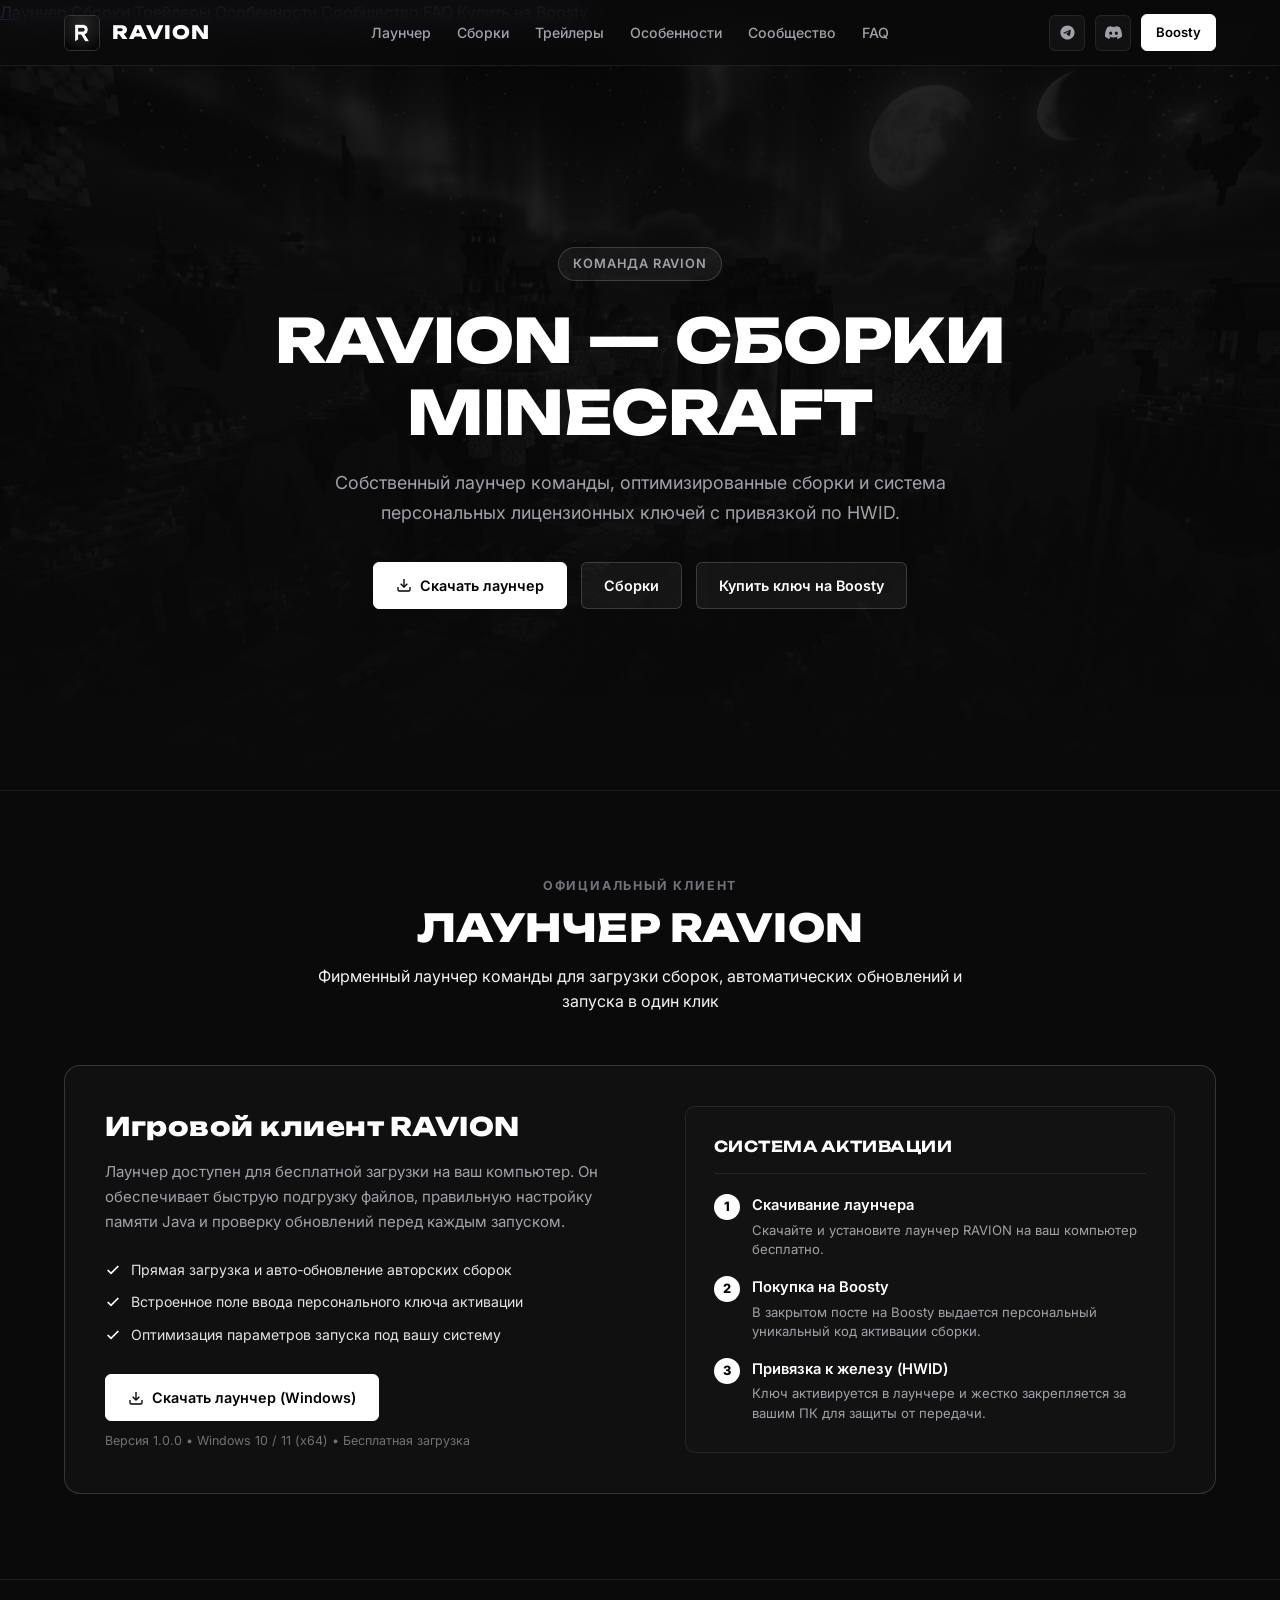
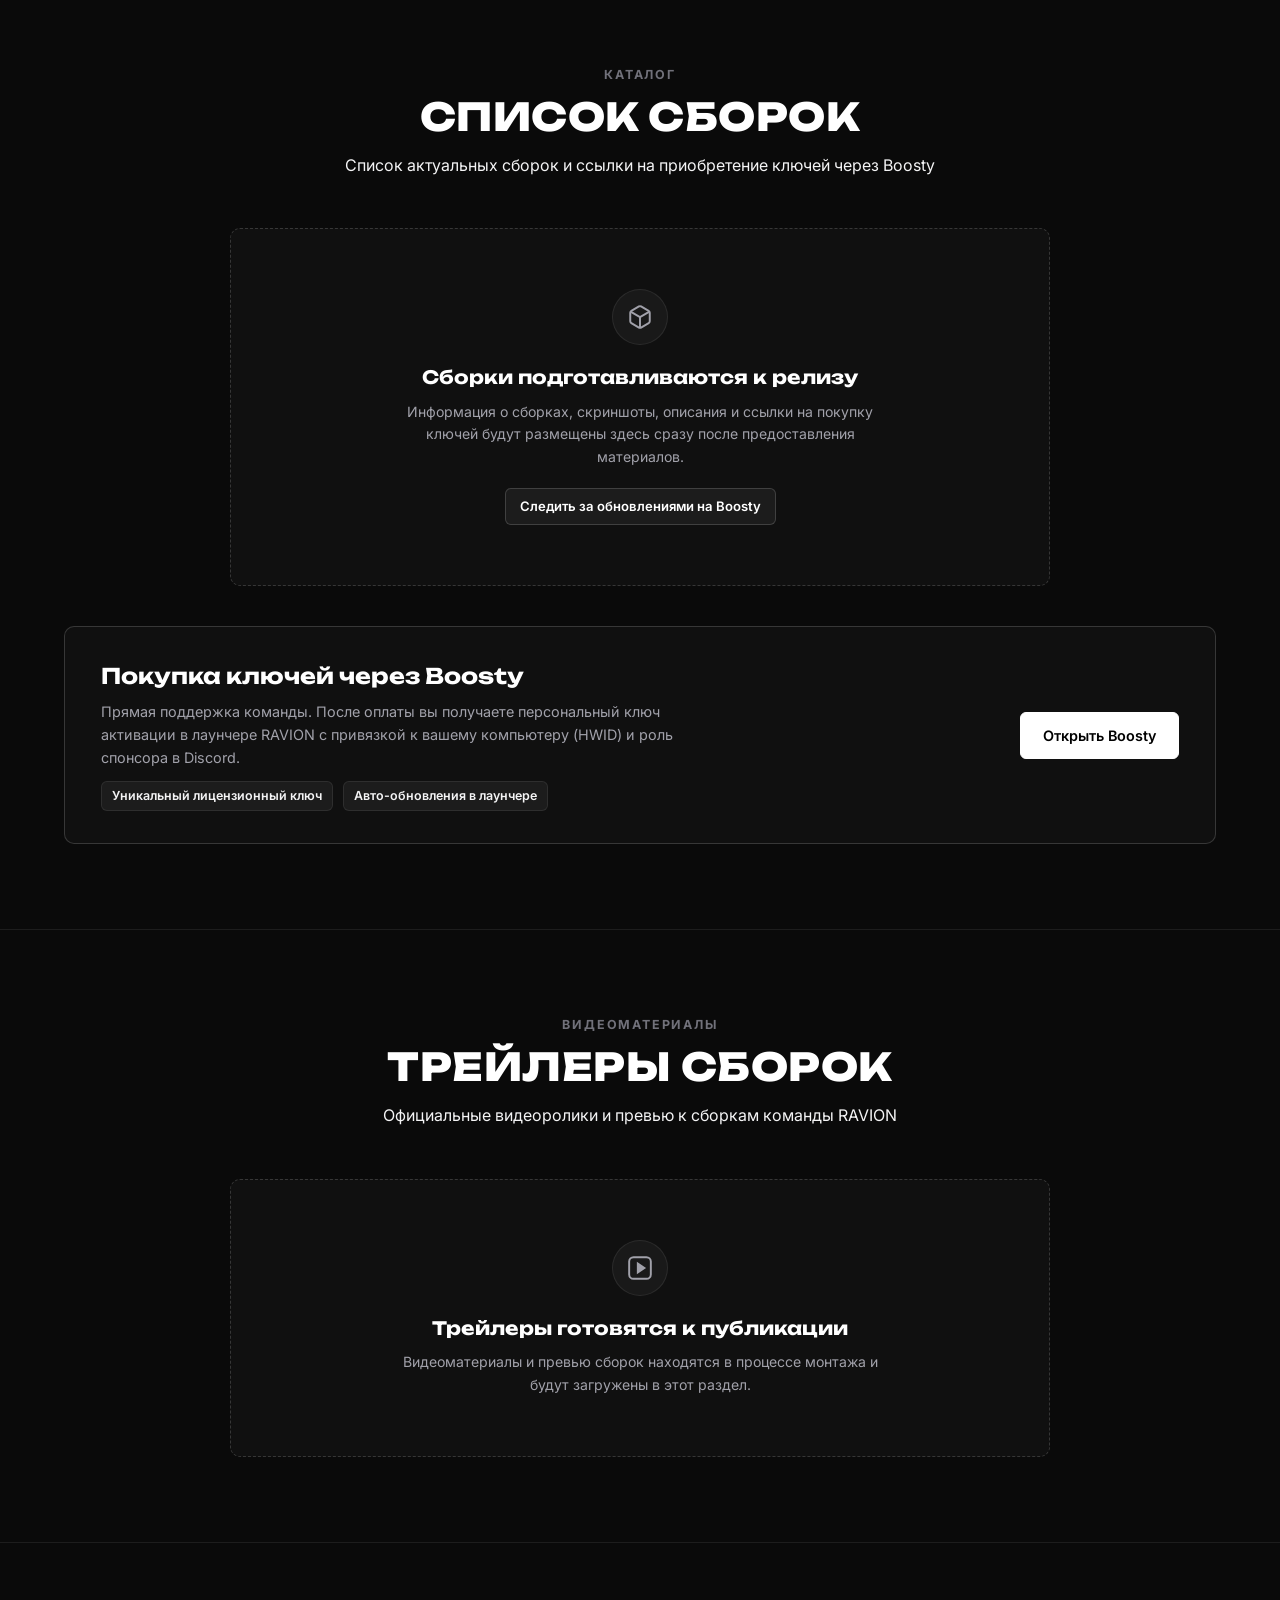
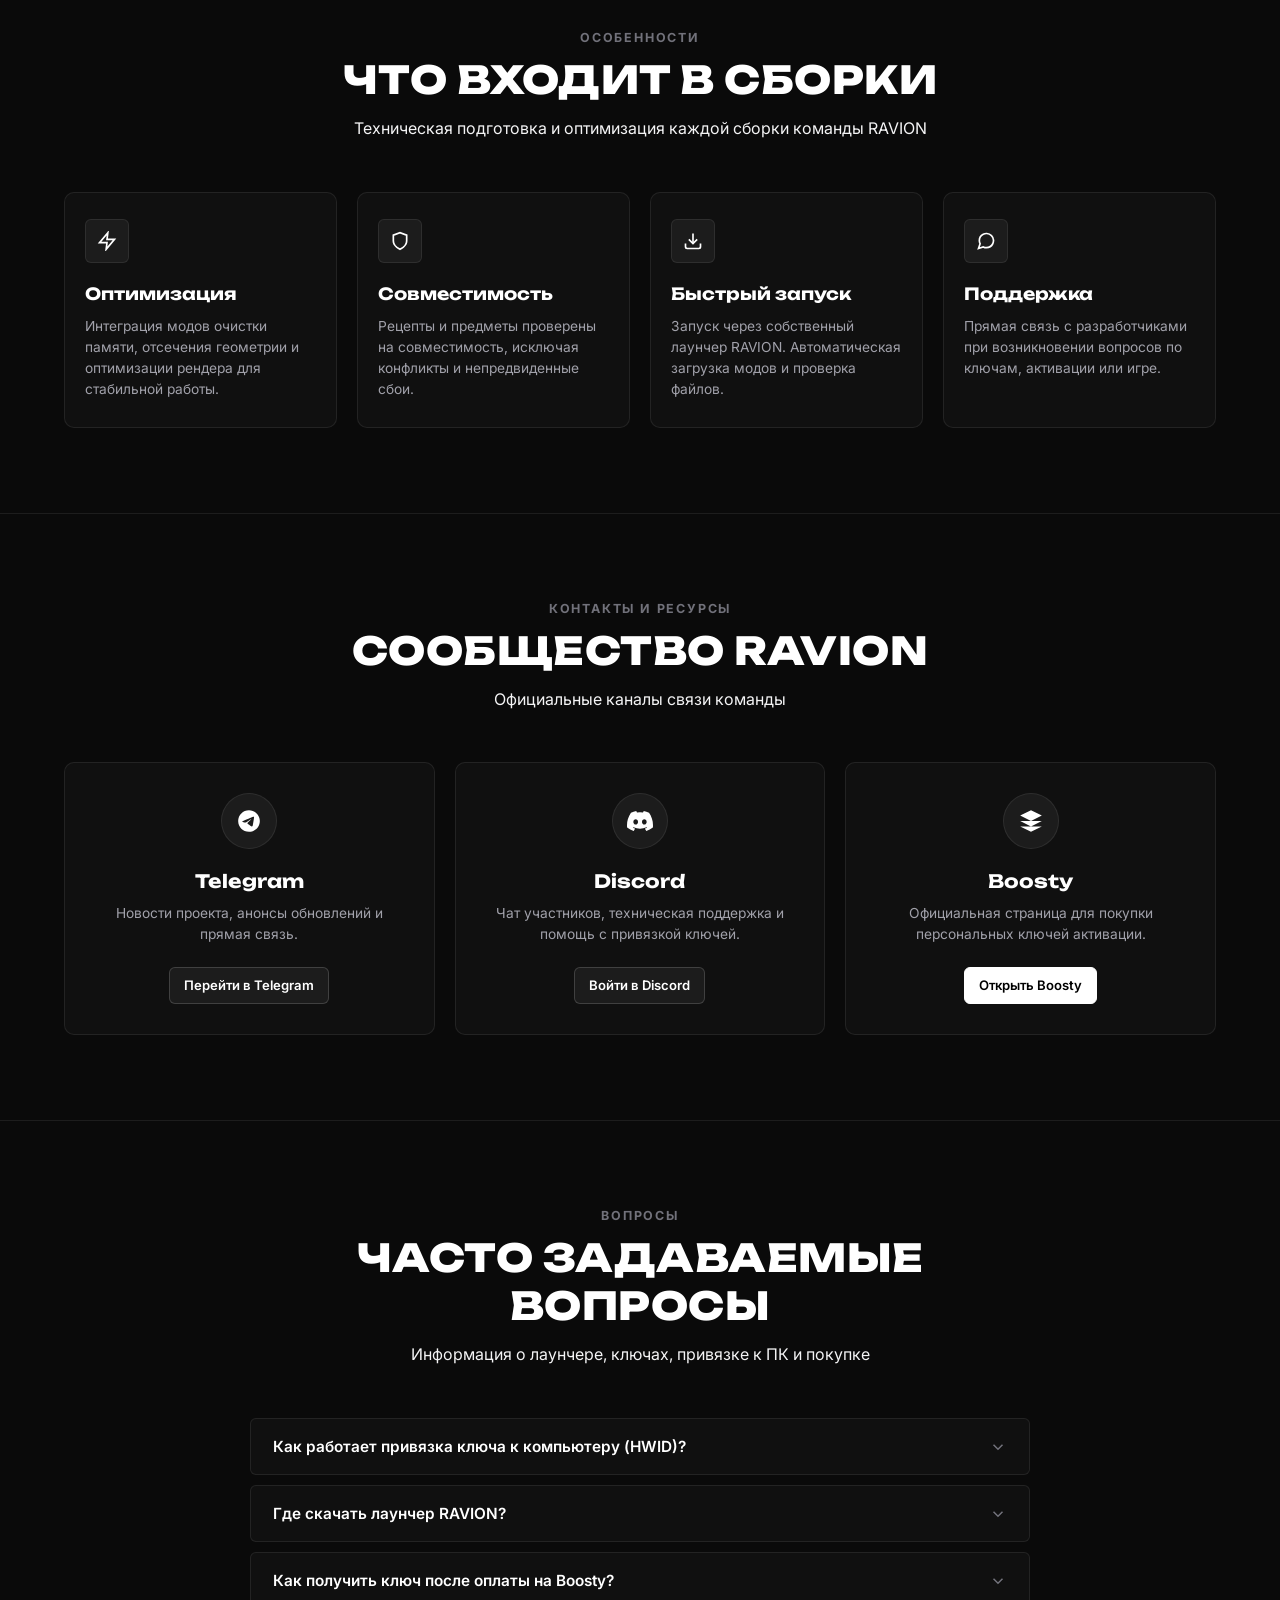
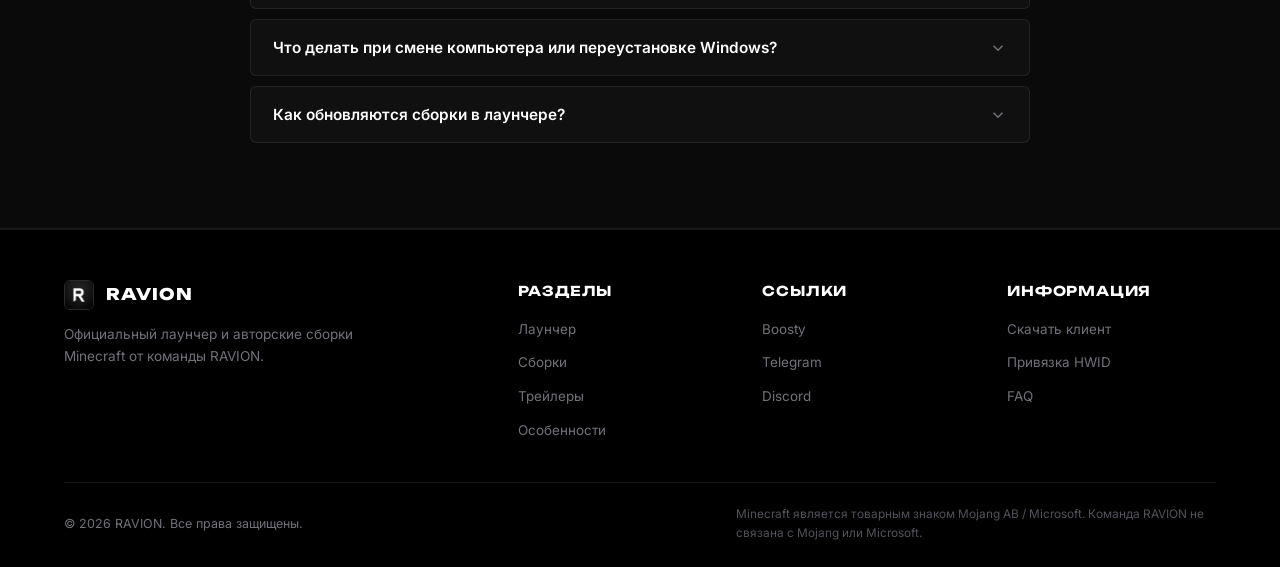
<file: index.html>
<!DOCTYPE html>
<html lang="ru">
<head>
  <meta charset="UTF-8">
  <meta name="viewport" content="width=device-width, initial-scale=1.0">
  <title>RAVION — Официальный сайт лаунчера и сборок Minecraft</title>
  <meta name="description" content="Официальный сайт команды RAVION. Собственный лаунчер Minecraft, авторские сборки, система персональных ключей активации и покупка через Boosty.">
  <meta name="keywords" content="RAVION, лаунчер RAVION, сборки RAVION, Minecraft сборки, RAVION team, скачать лаунчер RAVION, Minecraft лаунчер, авторские сборки Майнкрафт">
  <meta name="robots" content="index, follow, max-image-preview:large">
  <meta name="theme-color" content="#0a0a0a">
  <link rel="canonical" href="https://rdk00.github.io/RAVION/">

  <!-- Open Graph / Meta -->
  <meta property="og:site_name" content="RAVION">
  <meta property="og:title" content="RAVION — Собственный лаунчер и сборки Minecraft">
  <meta property="og:description" content="Официальный сайт команды RAVION. Скачивайте наш лаунчер и получайте уникальные ключи к сборкам через Boosty.">
  <meta property="og:image" content="https://rdk00.github.io/RAVION/assets/images/logo.jpg">
  <meta property="og:url" content="https://rdk00.github.io/RAVION/">
  <meta property="og:type" content="website">

  <!-- Twitter Card -->
  <meta name="twitter:card" content="summary_large_image">
  <meta name="twitter:title" content="RAVION — Собственный лаунчер и сборки Minecraft">
  <meta name="twitter:description" content="Официальный сайт команды RAVION. Скачивайте наш фирменный лаунчер Minecraft.">
  <meta name="twitter:image" content="https://rdk00.github.io/RAVION/assets/images/logo.jpg">

  <!-- Schema.org JSON-LD (Google & Yandex Search Structured Data) -->
  <script type="application/ld+json">
  {
    "@context": "https://schema.org",
    "@type": "WebSite",
    "name": "RAVION",
    "alternateName": ["RAVION Minecraft", "Команда RAVION", "Лаунчер RAVION", "RAVION Team"],
    "url": "https://rdk00.github.io/RAVION/",
    "description": "Официальный сайт команды RAVION. Собственный лаунчер Minecraft, авторские сборки, система персональных ключей активации.",
    "publisher": {
      "@type": "Organization",
      "name": "RAVION",
      "url": "https://rdk00.github.io/RAVION/",
      "logo": "https://rdk00.github.io/RAVION/assets/images/logo.jpg"
    }
  }
  </script>

  <!-- Fonts: Unbounded & Inter -->
  <link rel="preconnect" href="https://fonts.googleapis.com">
  <link rel="preconnect" href="https://fonts.gstatic.com" crossorigin>
  <link href="https://fonts.googleapis.com/css2?family=Inter:wght@400;500;600;700&family=Unbounded:wght@600;700;800&display=swap" rel="stylesheet">

  <!-- Stylesheet -->
  <link rel="stylesheet" href="./css/style.css">
</head>
<body>

  <!-- ==========================================================================
       Navigation Bar
       ========================================================================== -->
  <nav class="navbar" id="navbar">
    <div class="container nav-container">
      <a href="#" class="brand-logo">
        <div class="logo-img-wrapper">
          <img src="./assets/images/logo.jpg" alt="RAVION">
        </div>
        <span class="brand-name">RAVION</span>
      </a>

      <ul class="nav-links">
        <li><a href="#launcher" class="nav-link">Лаунчер</a></li>
        <li><a href="#catalog" class="nav-link">Сборки</a></li>
        <li><a href="#trailers" class="nav-link">Трейлеры</a></li>
        <li><a href="#features" class="nav-link">Особенности</a></li>
        <li><a href="#community" class="nav-link">Сообщество</a></li>
        <li><a href="#faq" class="nav-link">FAQ</a></li>
      </ul>

      <div class="nav-actions">
        <!-- Telegram -->
        <a href="https://t.me/ravion_team" target="_blank" rel="noopener noreferrer" class="social-icon-btn" title="Telegram" aria-label="Telegram">
          <svg viewBox="0 0 24 24" fill="currentColor">
            <path d="M12 2C6.48 2 2 6.48 2 12s4.48 10 10 10 10-4.48 10-10S17.52 2 12 2zm4.64 6.8c-.15 1.58-.8 5.42-1.13 7.19-.14.75-.42 1-.68 1.03-.58.05-1.02-.38-1.58-.75-.88-.58-1.38-.94-2.23-1.5-.99-.65-.35-1.01.22-1.59.15-.15 2.71-2.48 2.76-2.69a.2.2 0 00-.05-.18c-.06-.05-.14-.03-.21-.02-.09.02-1.49.95-4.22 2.79-.4.27-.76.41-1.08.4-.36-.01-1.04-.2-1.55-.37-.63-.2-1.12-.31-1.08-.66.02-.18.27-.36.74-.55 2.92-1.27 4.86-2.11 5.83-2.52 2.78-1.16 3.35-1.36 3.73-1.36.08 0 .27.02.39.12.1.08.13.19.14.27-.01.06.01.24 0 .38z"/>
          </svg>
        </a>

        <!-- Discord -->
        <a href="https://discord.gg/ravion" target="_blank" rel="noopener noreferrer" class="social-icon-btn" title="Discord" aria-label="Discord">
          <svg viewBox="0 0 24 24" fill="currentColor">
            <path d="M20.317 4.37a19.791 19.791 0 00-4.885-1.515.074.074 0 00-.079.037c-.21.375-.444.864-.608 1.25a18.27 18.27 0 00-5.487 0 12.64 12.64 0 00-.617-1.25.077.077 0 00-.079-.037A19.736 19.736 0 003.677 4.37a.07.07 0 00-.032.027C.533 9.046-.32 13.58.099 18.057a.082.082 0 00.031.057 19.9 19.9 0 005.993 3.03.078.078 0 00.084-.028c.462-.63.874-1.295 1.226-1.994.021-.041.001-.09-.041-.106a13.107 13.107 0 01-1.872-.892.077.077 0 01-.008-.128 10.2 10.2 0 00.372-.292.074.074 0 01.077-.01c3.929 1.793 8.18 1.793 12.061 0a.074.074 0 01.078.01c.12.098.246.198.373.292a.077.077 0 01-.006.127 12.299 12.299 0 01-1.873.894.077.077 0 00-.041.107c.36.698.772 1.362 1.225 1.993a.076.076 0 00.084.028 19.839 19.839 0 006.002-3.03.077.077 0 00.032-.054c.5-5.177-.838-9.674-3.549-13.66a.061.061 0 00-.031-.028zM8.02 15.33c-1.183 0-2.157-1.085-2.157-2.419 0-1.333.956-2.419 2.157-2.419 1.21 0 2.176 1.096 2.157 2.42 0 1.333-.956 2.418-2.157 2.418zm7.975 0c-1.183 0-2.157-1.085-2.157-2.419 0-1.333.955-2.419 2.157-2.419 1.21 0 2.176 1.096 2.157 2.42 0 1.333-.946 2.418-2.157 2.418z"/>
          </svg>
        </a>

        <!-- Boosty CTA -->
        <a href="https://boosty.to/ravion" target="_blank" rel="noopener noreferrer" class="btn btn-primary btn-sm">
          <span>Boosty</span>
        </a>

        <button class="mobile-menu-btn" id="mobile-menu-btn" aria-label="Меню">
          <svg viewBox="0 0 24 24" fill="none" stroke="currentColor" stroke-width="2">
            <line x1="3" y1="12" x2="21" y2="12"></line>
            <line x1="3" y1="6" x2="21" y2="6"></line>
            <line x1="3" y1="18" x2="21" y2="18"></line>
          </svg>
        </button>
      </div>
    </div>
  </nav>

  <!-- Mobile Drawer -->
  <div class="mobile-drawer" id="mobile-drawer">
    <a href="#launcher">Лаунчер</a>
    <a href="#catalog">Сборки</a>
    <a href="#trailers">Трейлеры</a>
    <a href="#features">Особенности</a>
    <a href="#community">Сообщество</a>
    <a href="#faq">FAQ</a>
    <a href="https://boosty.to/ravion" target="_blank" rel="noopener noreferrer">Купить на Boosty</a>
  </div>

  <!-- ==========================================================================
       Hero Section
       ========================================================================== -->
  <header class="hero">
    <div class="hero-bg"></div>
    <div class="hero-overlay"></div>

    <div class="container hero-content">
      <div class="hero-top-badge">
        <span>Команда RAVION</span>
      </div>

      <h1 class="hero-title">
        RAVION — СБОРКИ MINECRAFT
      </h1>

      <p class="hero-description">
        Собственный лаунчер команды, оптимизированные сборки и система персональных лицензионных ключей с привязкой по HWID.
      </p>

      <div class="hero-cta-group">
        <a href="#launcher" class="btn btn-primary">
          <svg viewBox="0 0 24 24" fill="none" stroke="currentColor" stroke-width="2">
            <path d="M21 15v4a2 2 0 0 1-2 2H5a2 2 0 0 1-2-2v-4"></path>
            <polyline points="7 10 12 15 17 10"></polyline>
            <line x1="12" y1="15" x2="12" y2="3"></line>
          </svg>
          <span>Скачать лаунчер</span>
        </a>

        <a href="#catalog" class="btn btn-secondary">
          <span>Сборки</span>
        </a>

        <a href="https://boosty.to/ravion" target="_blank" rel="noopener noreferrer" class="btn btn-secondary">
          <span>Купить ключ на Boosty</span>
        </a>
      </div>
    </div>
  </header>

  <!-- ==========================================================================
       Launcher Section
       ========================================================================== -->
  <section class="section" id="launcher">
    <div class="container">
      <div class="section-header">
        <span class="section-tag">Официальный клиент</span>
        <h2 class="section-title">ЛАУНЧЕР RAVION</h2>
        <p class="section-subtitle">
          Фирменный лаунчер команды для загрузки сборок, автоматических обновлений и запуска в один клик
        </p>
      </div>

      <div class="launcher-container">
        <div class="launcher-grid">
          <!-- Left side: Launcher Download Info -->
          <div class="launcher-info">
            <h3>Игровой клиент RAVION</h3>
            <p>
              Лаунчер доступен для бесплатной загрузки на ваш компьютер. Он обеспечивает быструю подгрузку файлов, правильную настройку памяти Java и проверку обновлений перед каждым запуском.
            </p>

            <ul class="launcher-meta-list">
              <li class="launcher-meta-item">
                <svg viewBox="0 0 24 24" fill="none" stroke="currentColor" stroke-width="2.5"><polyline points="20 6 9 17 4 12"></polyline></svg>
                <span>Прямая загрузка и авто-обновление авторских сборок</span>
              </li>
              <li class="launcher-meta-item">
                <svg viewBox="0 0 24 24" fill="none" stroke="currentColor" stroke-width="2.5"><polyline points="20 6 9 17 4 12"></polyline></svg>
                <span>Встроенное поле ввода персонального ключа активации</span>
              </li>
              <li class="launcher-meta-item">
                <svg viewBox="0 0 24 24" fill="none" stroke="currentColor" stroke-width="2.5"><polyline points="20 6 9 17 4 12"></polyline></svg>
                <span>Оптимизация параметров запуска под вашу систему</span>
              </li>
            </ul>

            <div class="launcher-actions">
              <a href="#" class="btn btn-primary" id="download-launcher-btn">
                <svg viewBox="0 0 24 24" fill="none" stroke="currentColor" stroke-width="2">
                  <path d="M21 15v4a2 2 0 0 1-2 2H5a2 2 0 0 1-2-2v-4"></path>
                  <polyline points="7 10 12 15 17 10"></polyline>
                  <line x1="12" y1="15" x2="12" y2="3"></line>
                </svg>
                <span>Скачать лаунчер (Windows)</span>
              </a>
            </div>
            <div class="launcher-subtext">
              Версия 1.0.0 • Windows 10 / 11 (x64) • Бесплатная загрузка
            </div>
          </div>

          <!-- Right side: HWID & License explanation -->
          <div class="hwid-box">
            <div class="hwid-header">
              <span class="hwid-title">Система активации</span>
            </div>

            <div class="hwid-steps">
              <div class="hwid-step-item">
                <div class="hwid-step-num">1</div>
                <div class="hwid-step-content">
                  <h5>Скачивание лаунчера</h5>
                  <p>Скачайте и установите лаунчер RAVION на ваш компьютер бесплатно.</p>
                </div>
              </div>

              <div class="hwid-step-item">
                <div class="hwid-step-num">2</div>
                <div class="hwid-step-content">
                  <h5>Покупка на Boosty</h5>
                  <p>В закрытом посте на Boosty выдается персональный уникальный код активации сборки.</p>
                </div>
              </div>

              <div class="hwid-step-item">
                <div class="hwid-step-num">3</div>
                <div class="hwid-step-content">
                  <h5>Привязка к железу (HWID)</h5>
                  <p>Ключ активируется в лаунчере и жестко закрепляется за вашим ПК для защиты от передачи.</p>
                </div>
              </div>
            </div>
          </div>
        </div>
      </div>
    </div>
  </section>

  <!-- ==========================================================================
       Modpack Catalog Section
       ========================================================================== -->
  <section class="section" id="catalog">
    <div class="container">
      <div class="section-header">
        <span class="section-tag">Каталог</span>
        <h2 class="section-title">СПИСОК СБОРОК</h2>
        <p class="section-subtitle">
          Список актуальных сборок и ссылки на приобретение ключей через Boosty
        </p>
      </div>

      <!-- Placeholder Container awaiting user data -->
      <div class="placeholder-box">
        <div class="placeholder-icon">
          <svg viewBox="0 0 24 24" fill="none" stroke="currentColor" stroke-width="1.8">
            <path d="M21 16V8a2 2 0 0 0-1-1.73l-7-4a2 2 0 0 0-2 0l-7 4A2 2 0 0 0 3 8v8a2 2 0 0 0 1 1.73l7 4a2 2 0 0 0 2 0l7-4A2 2 0 0 0 21 16z"></path>
            <polyline points="3.27 6.96 12 12.01 20.73 6.96"></polyline>
            <line x1="12" y1="22.08" x2="12" y2="12"></line>
          </svg>
        </div>
        <h3 class="placeholder-title">Сборки подготавливаются к релизу</h3>
        <p class="placeholder-desc">
          Информация о сборках, скриншоты, описания и ссылки на покупку ключей будут размещены здесь сразу после предоставления материалов.
        </p>
        <div class="placeholder-action">
          <a href="https://boosty.to/ravion" target="_blank" rel="noopener noreferrer" class="btn btn-secondary btn-sm">
            Следить за обновлениями на Boosty
          </a>
        </div>
      </div>

      <!-- Boosty Information Banner -->
      <div class="boosty-banner" style="margin-top: 40px;">
        <div class="boosty-banner-content">
          <h3>Покупка ключей через Boosty</h3>
          <p>
            Прямая поддержка команды. После оплаты вы получаете персональный ключ активации в лаунчере RAVION с привязкой к вашему компьютеру (HWID) и роль спонсора в Discord.
          </p>
          <div class="boosty-banner-badges">
            <span class="boosty-badge-item">Уникальный лицензионный ключ</span>
            <span class="boosty-badge-item">Авто-обновления в лаунчере</span>
          </div>
        </div>
        <div class="boosty-banner-action">
          <a href="https://boosty.to/ravion" target="_blank" rel="noopener noreferrer" class="btn btn-primary">
            <span>Открыть Boosty</span>
          </a>
        </div>
      </div>
    </div>
  </section>

  <!-- ==========================================================================
       Mini-Trailer Section
       ========================================================================== -->
  <section class="section" id="trailers">
    <div class="container">
      <div class="section-header">
        <span class="section-tag">Видеоматериалы</span>
        <h2 class="section-title">ТРЕЙЛЕРЫ СБОРОК</h2>
        <p class="section-subtitle">
          Официальные видеоролики и превью к сборкам команды RAVION
        </p>
      </div>

      <div class="placeholder-box">
        <div class="placeholder-icon">
          <svg viewBox="0 0 24 24" fill="none" stroke="currentColor" stroke-width="1.8">
            <rect x="2" y="2" width="20" height="20" rx="4"></rect>
            <polygon points="10 8 16 12 10 16 10 8" fill="currentColor"></polygon>
          </svg>
        </div>
        <h3 class="placeholder-title">Трейлеры готовятся к публикации</h3>
        <p class="placeholder-desc">
          Видеоматериалы и превью сборок находятся в процессе монтажа и будут загружены в этот раздел.
        </p>
      </div>
    </div>
  </section>

  <!-- ==========================================================================
       Features Section
       ========================================================================== -->
  <section class="section" id="features">
    <div class="container">
      <div class="section-header">
        <span class="section-tag">Особенности</span>
        <h2 class="section-title">ЧТО ВХОДИТ В СБОРКИ</h2>
        <p class="section-subtitle">
          Техническая подготовка и оптимизация каждой сборки команды RAVION
        </p>
      </div>

      <div class="features-grid">
        <div class="feature-box">
          <div class="feature-icon-wrapper">
            <svg viewBox="0 0 24 24" fill="none" stroke="currentColor" stroke-width="2">
              <path d="M13 2L3 14h9l-1 8 10-12h-9l1-8z"></path>
            </svg>
          </div>
          <h3 class="feature-title">Оптимизация</h3>
          <p class="feature-desc">
            Интеграция модов очистки памяти, отсечения геометрии и оптимизации рендера для стабильной работы.
          </p>
        </div>

        <div class="feature-box">
          <div class="feature-icon-wrapper">
            <svg viewBox="0 0 24 24" fill="none" stroke="currentColor" stroke-width="2">
              <path d="M12 22s8-4 8-10V5l-8-3-8 3v7c0 6 8 10 8 10z"></path>
            </svg>
          </div>
          <h3 class="feature-title">Совместимость</h3>
          <p class="feature-desc">
            Рецепты и предметы проверены на совместимость, исключая конфликты и непредвиденные сбои.
          </p>
        </div>

        <div class="feature-box">
          <div class="feature-icon-wrapper">
            <svg viewBox="0 0 24 24" fill="none" stroke="currentColor" stroke-width="2">
              <path d="M21 15v4a2 2 0 0 1-2 2H5a2 2 0 0 1-2-2v-4"></path>
              <polyline points="7 10 12 15 17 10"></polyline>
              <line x1="12" y1="15" x2="12" y2="3"></line>
            </svg>
          </div>
          <h3 class="feature-title">Быстрый запуск</h3>
          <p class="feature-desc">
            Запуск через собственный лаунчер RAVION. Автоматическая загрузка модов и проверка файлов.
          </p>
        </div>

        <div class="feature-box">
          <div class="feature-icon-wrapper">
            <svg viewBox="0 0 24 24" fill="none" stroke="currentColor" stroke-width="2">
              <path d="M21 11.5a8.38 8.38 0 0 1-.9 3.8 8.5 8.5 0 0 1-7.6 4.7 8.38 8.38 0 0 1-3.8-.9L3 21l1.9-5.7a8.38 8.38 0 0 1-.9-3.8 8.5 8.5 0 0 1 4.7-7.6 8.38 8.38 0 0 1 3.8-.9h.5a8.48 8.48 0 0 1 8 8v.5z"></path>
            </svg>
          </div>
          <h3 class="feature-title">Поддержка</h3>
          <p class="feature-desc">
            Прямая связь с разработчиками при возникновении вопросов по ключам, активации или игре.
          </p>
        </div>
      </div>
    </div>
  </section>

  <!-- ==========================================================================
       Community Section
       ========================================================================== -->
  <section class="section" id="community">
    <div class="container">
      <div class="section-header">
        <span class="section-tag">Контакты и ресурсы</span>
        <h2 class="section-title">СООБЩЕСТВО RAVION</h2>
        <p class="section-subtitle">
          Официальные каналы связи команды
        </p>
      </div>

      <div class="community-grid">
        <!-- Telegram -->
        <div class="community-card">
          <div class="community-icon">
            <svg viewBox="0 0 24 24" fill="currentColor">
              <path d="M12 2C6.48 2 2 6.48 2 12s4.48 10 10 10 10-4.48 10-10S17.52 2 12 2zm4.64 6.8c-.15 1.58-.8 5.42-1.13 7.19-.14.75-.42 1-.68 1.03-.58.05-1.02-.38-1.58-.75-.88-.58-1.38-.94-2.23-1.5-.99-.65-.35-1.01.22-1.59.15-.15 2.71-2.48 2.76-2.69a.2.2 0 00-.05-.18c-.06-.05-.14-.03-.21-.02-.09.02-1.49.95-4.22 2.79-.4.27-.76.41-1.08.4-.36-.01-1.04-.2-1.55-.37-.63-.2-1.12-.31-1.08-.66.02-.18.27-.36.74-.55 2.92-1.27 4.86-2.11 5.83-2.52 2.78-1.16 3.35-1.36 3.73-1.36.08 0 .27.02.39.12.1.08.13.19.14.27-.01.06.01.24 0 .38z"/>
            </svg>
          </div>
          <h3 class="community-title">Telegram</h3>
          <p class="community-desc">
            Новости проекта, анонсы обновлений и прямая связь.
          </p>
          <a href="https://t.me/ravion_team" target="_blank" rel="noopener noreferrer" class="btn btn-secondary btn-sm">
            Перейти в Telegram
          </a>
        </div>

        <!-- Discord -->
        <div class="community-card">
          <div class="community-icon">
            <svg viewBox="0 0 24 24" fill="currentColor">
              <path d="M20.317 4.37a19.791 19.791 0 00-4.885-1.515.074.074 0 00-.079.037c-.21.375-.444.864-.608 1.25a18.27 18.27 0 00-5.487 0 12.64 12.64 0 00-.617-1.25.077.077 0 00-.079-.037A19.736 19.736 0 003.677 4.37a.07.07 0 00-.032.027C.533 9.046-.32 13.58.099 18.057a.082.082 0 00.031.057 19.9 19.9 0 005.993 3.03.078.078 0 00.084-.028c.462-.63.874-1.295 1.226-1.994.021-.041.001-.09-.041-.106a13.107 13.107 0 01-1.872-.892.077.077 0 01-.008-.128 10.2 10.2 0 00.372-.292.074.074 0 01.077-.01c3.929 1.793 8.18 1.793 12.061 0a.074.074 0 01.078.01c.12.098.246.198.373.292a.077.077 0 01-.006.127 12.299 12.299 0 01-1.873.894.077.077 0 00-.041.107c.36.698.772 1.362 1.225 1.993a.076.076 0 00.084.028 19.839 19.839 0 006.002-3.03.077.077 0 00.032-.054c.5-5.177-.838-9.674-3.549-13.66a.061.061 0 00-.031-.028zM8.02 15.33c-1.183 0-2.157-1.085-2.157-2.419 0-1.333.956-2.419 2.157-2.419 1.21 0 2.176 1.096 2.157 2.42 0 1.333-.956 2.418-2.157 2.418zm7.975 0c-1.183 0-2.157-1.085-2.157-2.419 0-1.333.955-2.419 2.157-2.419 1.21 0 2.176 1.096 2.157 2.42 0 1.333-.946 2.418-2.157 2.418z"/>
            </svg>
          </div>
          <h3 class="community-title">Discord</h3>
          <p class="community-desc">
            Чат участников, техническая поддержка и помощь с привязкой ключей.
          </p>
          <a href="https://discord.gg/ravion" target="_blank" rel="noopener noreferrer" class="btn btn-secondary btn-sm">
            Войти в Discord
          </a>
        </div>

        <!-- Boosty -->
        <div class="community-card">
          <div class="community-icon">
            <svg viewBox="0 0 24 24" fill="currentColor">
              <path d="M12 2L2 7l10 5 10-5-10-5zM2 17l10 5 10-5M2 12l10 5 10-5"/>
            </svg>
          </div>
          <h3 class="community-title">Boosty</h3>
          <p class="community-desc">
            Официальная страница для покупки персональных ключей активации.
          </p>
          <a href="https://boosty.to/ravion" target="_blank" rel="noopener noreferrer" class="btn btn-primary btn-sm">
            Открыть Boosty
          </a>
        </div>
      </div>
    </div>
  </section>

  <!-- ==========================================================================
       FAQ Section
       ========================================================================== -->
  <section class="section" id="faq">
    <div class="container">
      <div class="section-header">
        <span class="section-tag">Вопросы</span>
        <h2 class="section-title">ЧАСТО ЗАДАВАЕМЫЕ ВОПРОСЫ</h2>
        <p class="section-subtitle">
          Информация о лаунчере, ключах, привязке к ПК и покупке
        </p>
      </div>

      <div class="faq-container">
        <div class="faq-item">
          <button class="faq-question">
            <span>Как работает привязка ключа к компьютеру (HWID)?</span>
            <svg class="faq-chevron" width="18" height="18" viewBox="0 0 24 24" fill="none" stroke="currentColor" stroke-width="2">
              <polyline points="6 9 12 15 18 9"></polyline>
            </svg>
          </button>
          <div class="faq-answer">
            <div class="faq-answer-inner">
              Каждый ключ генерируется индивидуально. При первом вводе ключа в лаунчере RAVION он привязывается к аппаратному идентификатору (HWID) вашего компьютера. Это гарантирует защиту от несанкционированного доступа. Один ключ рассчитан строго на один компьютер.
            </div>
          </div>
        </div>

        <div class="faq-item">
          <button class="faq-question">
            <span>Где скачать лаунчер RAVION?</span>
            <svg class="faq-chevron" width="18" height="18" viewBox="0 0 24 24" fill="none" stroke="currentColor" stroke-width="2">
              <polyline points="6 9 12 15 18 9"></polyline>
            </svg>
          </button>
          <div class="faq-answer">
            <div class="faq-answer-inner">
              Лаунчер можно скачать бесплатно прямо на нашем сайте в разделе «Лаунчер». Он не требует сторонних программ, автоматически подгружает необходимые компоненты Java и проверяет файлы сборок.
            </div>
          </div>
        </div>

        <div class="faq-item">
          <button class="faq-question">
            <span>Как получить ключ после оплаты на Boosty?</span>
            <svg class="faq-chevron" width="18" height="18" viewBox="0 0 24 24" fill="none" stroke="currentColor" stroke-width="2">
              <polyline points="6 9 12 15 18 9"></polyline>
            </svg>
          </button>
          <div class="faq-answer">
            <div class="faq-answer-inner">
              Сразу после оплаты сборки на Boosty вам открывается закрытый пост. В посте находится ваш уникальный ключ активации и ссылка на роль спонсора в нашем Discord. Скопируйте ключ и вставьте его в окно активации в лаунчере.
            </div>
          </div>
        </div>

        <div class="faq-item">
          <button class="faq-question">
            <span>Что делать при смене компьютера или переустановке Windows?</span>
            <svg class="faq-chevron" width="18" height="18" viewBox="0 0 24 24" fill="none" stroke="currentColor" stroke-width="2">
              <polyline points="6 9 12 15 18 9"></polyline>
            </svg>
          </button>
          <div class="faq-answer">
            <div class="faq-answer-inner">
              Если вы обновили комплектующие или сменили ПК, напишите в службу поддержки нашего Discord-сервера. Администраторы проверят вашу покупку на Boosty и помогут сбросить привязку HWID для переноса ключа на новое устройство.
            </div>
          </div>
        </div>

        <div class="faq-item">
          <button class="faq-question">
            <span>Как обновляются сборки в лаунчере?</span>
            <svg class="faq-chevron" width="18" height="18" viewBox="0 0 24 24" fill="none" stroke="currentColor" stroke-width="2">
              <polyline points="6 9 12 15 18 9"></polyline>
            </svg>
          </button>
          <div class="faq-answer">
            <div class="faq-answer-inner">
              Все последующие обновления и патчи баланса подгружаются автоматически при запуске лаунчера RAVION без необходимости вручную перекачивать архивы.
            </div>
          </div>
        </div>
      </div>
    </div>
  </section>

  <!-- ==========================================================================
       Footer
       ========================================================================== -->
  <footer class="footer">
    <div class="container">
      <div class="footer-top">
        <div class="footer-brand">
          <a href="#" class="brand-logo">
            <div class="logo-img-wrapper" style="width: 30px; height: 30px;">
              <img src="./assets/images/logo.jpg" alt="RAVION">
            </div>
            <span class="brand-name" style="font-size: 1rem;">RAVION</span>
          </a>
          <p>
            Официальный лаунчер и авторские сборки Minecraft от команды RAVION.
          </p>
        </div>

        <div class="footer-col">
          <h4>Разделы</h4>
          <ul class="footer-links">
            <li><a href="#launcher">Лаунчер</a></li>
            <li><a href="#catalog">Сборки</a></li>
            <li><a href="#trailers">Трейлеры</a></li>
            <li><a href="#features">Особенности</a></li>
          </ul>
        </div>

        <div class="footer-col">
          <h4>Ссылки</h4>
          <ul class="footer-links">
            <li><a href="https://boosty.to/ravion" target="_blank" rel="noopener noreferrer">Boosty</a></li>
            <li><a href="https://t.me/ravion_team" target="_blank" rel="noopener noreferrer">Telegram</a></li>
            <li><a href="https://discord.gg/ravion" target="_blank" rel="noopener noreferrer">Discord</a></li>
          </ul>
        </div>

        <div class="footer-col">
          <h4>Информация</h4>
          <ul class="footer-links">
            <li><a href="#launcher">Скачать клиент</a></li>
            <li><a href="#faq">Привязка HWID</a></li>
            <li><a href="#faq">FAQ</a></li>
          </ul>
        </div>
      </div>

      <div class="footer-bottom">
        <div>
          © 2026 RAVION. Все права защищены.
        </div>
        <div class="footer-disclaimer">
          Minecraft является товарным знаком Mojang AB / Microsoft. Команда RAVION не связана с Mojang или Microsoft.
        </div>
      </div>
    </div>
  </footer>

  <!-- ==========================================================================
       Boosty Purchase Modal
       ========================================================================== -->
  <div class="modal-backdrop" id="boosty-modal" role="dialog" aria-modal="true" aria-labelledby="modal-pack-title">
    <div class="modal-dialog">
      <div class="modal-header">
        <h3 class="modal-title" id="modal-pack-title">Покупка ключа сборки</h3>
        <button class="modal-close-btn" id="modal-close-btn" aria-label="Закрыть">
          <svg width="20" height="20" viewBox="0 0 24 24" fill="none" stroke="currentColor" stroke-width="2">
            <line x1="18" y1="6" x2="6" y2="18"></line>
            <line x1="6" y1="6" x2="18" y2="18"></line>
          </svg>
        </button>
      </div>

      <div class="modal-content-body">
        <p style="color: var(--text-muted); font-size: 0.9rem;">
          Приобретение лицензионного ключа через платформу Boosty:
        </p>

        <div class="modal-boosty-steps">
          <div class="boosty-step">
            <div class="step-num">1</div>
            <div class="step-text">
              <h5>Переход на пост Boosty</h5>
              <p>Открытие официального поста сборки на странице команды RAVION.</p>
            </div>
          </div>

          <div class="boosty-step">
            <div class="step-num">2</div>
            <div class="step-text">
              <h5>Оплата</h5>
              <p>Оплата отдельного поста банковской картой или СБП.</p>
            </div>
          </div>

          <div class="boosty-step">
            <div class="step-num">3</div>
            <div class="step-text">
              <h5>Получение ключа (HWID)</h5>
              <p>Вам выдаётся уникальный код, который привязывается к вашему ПК в лаунчере RAVION.</p>
            </div>
          </div>
        </div>

        <div style="margin-top: 20px;">
          <a href="https://boosty.to/ravion" target="_blank" rel="noopener noreferrer" class="btn btn-primary" id="modal-direct-boosty-btn" style="width: 100%;">
            <span>Перейти на Boosty</span>
          </a>
        </div>
      </div>
    </div>
  </div>

  <script src="./js/app.js"></script>
</body>
</html>
</file>
<file: css/style.css>
/* ==========================================================================
   RAVION - Minecraft Modpacks
   Clean Monochrome / Black & White Design System
   ========================================================================== */

:root {
  /* Monochrome Palette */
  --bg-pure: #000000;
  --bg-primary: #0a0a0a;
  --bg-secondary: #121212;
  --bg-tertiary: #181818;
  --bg-card: rgba(18, 18, 18, 0.85);
  --bg-card-hover: rgba(26, 26, 26, 0.95);
  
  /* Borders */
  --border-subtle: rgba(255, 255, 255, 0.08);
  --border-light: rgba(255, 255, 255, 0.16);
  --border-focus: rgba(255, 255, 255, 0.4);
  
  /* Text */
  --text-pure: #ffffff;
  --text-main: #f4f4f5;
  --text-muted: #a1a1aa;
  --text-dim: #71717a;
  
  /* Radius */
  --radius-sm: 6px;
  --radius-md: 10px;
  --radius-lg: 16px;
  --radius-full: 9999px;
  
  /* Shadows - Minimalist, no colored neon */
  --shadow-subtle: 0 4px 20px rgba(0, 0, 0, 0.5);
  --shadow-card: 0 10px 30px rgba(0, 0, 0, 0.7);
  
  /* Fonts */
  --font-heading: 'Unbounded', system-ui, -apple-system, sans-serif;
  --font-body: 'Inter', system-ui, -apple-system, sans-serif;
  
  /* Transitions */
  --transition-fast: 0.15s ease;
  --transition-normal: 0.25s ease;
}

/* Reset & Global */
*, *::before, *::after {
  box-sizing: border-box;
  margin: 0;
  padding: 0;
}

html {
  scroll-behavior: smooth;
  color-scheme: dark;
}

body {
  font-family: var(--font-body);
  background-color: var(--bg-primary);
  color: var(--text-main);
  line-height: 1.6;
  overflow-x: hidden;
  -webkit-font-smoothing: antialiased;
}

/* Custom Scrollbar - Minimal Monochrome */
::-webkit-scrollbar {
  width: 7px;
}
::-webkit-scrollbar-track {
  background: var(--bg-pure);
}
::-webkit-scrollbar-thumb {
  background: #27272a;
  border-radius: var(--radius-full);
}
::-webkit-scrollbar-thumb:hover {
  background: #52525b;
}

/* Container */
.container {
  width: 100%;
  max-width: 1200px;
  margin: 0 auto;
  padding: 0 24px;
}

/* Clean Monochrome Badges */
.badge {
  display: inline-flex;
  align-items: center;
  gap: 6px;
  padding: 4px 10px;
  font-size: 0.75rem;
  font-weight: 600;
  border-radius: var(--radius-sm);
  text-transform: uppercase;
  letter-spacing: 0.5px;
  background: rgba(255, 255, 255, 0.06);
  color: var(--text-main);
  border: 1px solid var(--border-subtle);
}
.badge-solid {
  background: #ffffff;
  color: #000000;
  border: none;
  font-weight: 700;
}

/* Clean Monochrome Buttons */
.btn {
  display: inline-flex;
  align-items: center;
  justify-content: center;
  gap: 8px;
  padding: 11px 22px;
  font-family: var(--font-body);
  font-size: 0.9rem;
  font-weight: 600;
  border-radius: var(--radius-sm);
  text-decoration: none;
  cursor: pointer;
  border: 1px solid transparent;
  transition: all var(--transition-fast);
}
.btn svg {
  width: 16px;
  height: 16px;
}

.btn-primary {
  background: #ffffff;
  color: #000000;
  border-color: #ffffff;
}
.btn-primary:hover {
  background: #e4e4e7;
  border-color: #e4e4e7;
  transform: translateY(-1px);
}

.btn-secondary {
  background: rgba(255, 255, 255, 0.05);
  color: #ffffff;
  border-color: var(--border-light);
}
.btn-secondary:hover {
  background: rgba(255, 255, 255, 0.1);
  border-color: var(--border-focus);
  transform: translateY(-1px);
}

.btn-sm {
  padding: 7px 14px;
  font-size: 0.82rem;
}

/* ==========================================================================
   Navigation Bar
   ========================================================================== */
.navbar {
  position: fixed;
  top: 0;
  left: 0;
  width: 100%;
  z-index: 1000;
  padding: 14px 0;
  transition: all var(--transition-normal);
  background: rgba(10, 10, 10, 0.75);
  backdrop-filter: blur(14px);
  border-bottom: 1px solid var(--border-subtle);
}
.navbar.scrolled {
  background: rgba(10, 10, 10, 0.95);
  border-bottom-color: var(--border-light);
}

.nav-container {
  display: flex;
  align-items: center;
  justify-content: space-between;
}

.brand-logo {
  display: flex;
  align-items: center;
  gap: 12px;
  text-decoration: none;
}
.logo-img-wrapper {
  width: 36px;
  height: 36px;
  border-radius: var(--radius-sm);
  overflow: hidden;
  border: 1px solid var(--border-light);
}
.logo-img-wrapper img {
  width: 100%;
  height: 100%;
  object-fit: cover;
  display: block;
}
.brand-name {
  font-family: var(--font-heading);
  font-size: 1.15rem;
  font-weight: 800;
  letter-spacing: 1px;
  color: #ffffff;
}

.nav-links {
  display: flex;
  align-items: center;
  list-style: none;
  gap: 26px;
}
.nav-link {
  color: var(--text-muted);
  text-decoration: none;
  font-size: 0.88rem;
  font-weight: 500;
  transition: color var(--transition-fast);
}
.nav-link:hover {
  color: #ffffff;
}

.nav-actions {
  display: flex;
  align-items: center;
  gap: 10px;
}
.social-icon-btn {
  width: 36px;
  height: 36px;
  display: inline-flex;
  align-items: center;
  justify-content: center;
  border-radius: var(--radius-sm);
  background: rgba(255, 255, 255, 0.04);
  border: 1px solid var(--border-subtle);
  color: var(--text-muted);
  text-decoration: none;
  transition: all var(--transition-fast);
}
.social-icon-btn svg {
  width: 17px;
  height: 17px;
}
.social-icon-btn:hover {
  background: rgba(255, 255, 255, 0.12);
  color: #ffffff;
  border-color: var(--border-light);
}

.mobile-menu-btn {
  display: none;
  background: none;
  border: none;
  color: var(--text-main);
  cursor: pointer;
  padding: 4px;
}
.mobile-menu-btn svg {
  width: 24px;
  height: 24px;
}

/* ==========================================================================
   Hero Section - Clean Monochrome
   ========================================================================== */
.hero {
  position: relative;
  min-height: 85vh;
  display: flex;
  align-items: center;
  padding-top: 100px;
  padding-bottom: 60px;
  overflow: hidden;
  border-bottom: 1px solid var(--border-subtle);
}

.hero-bg {
  position: absolute;
  top: 0;
  left: 0;
  width: 100%;
  height: 100%;
  background: url('../assets/images/hero-bg.jpg') center/cover no-repeat;
  filter: grayscale(100%) contrast(1.1) brightness(0.25);
  z-index: -2;
}

.hero-overlay {
  position: absolute;
  top: 0;
  left: 0;
  width: 100%;
  height: 100%;
  background: linear-gradient(
    180deg,
    rgba(10, 10, 10, 0.5) 0%,
    rgba(10, 10, 10, 0.85) 75%,
    var(--bg-primary) 100%
  );
  z-index: -1;
}

.hero-content {
  text-align: center;
  max-width: 820px;
  margin: 0 auto;
}

.hero-top-badge {
  display: inline-flex;
  align-items: center;
  gap: 8px;
  padding: 6px 14px;
  background: rgba(255, 255, 255, 0.05);
  border: 1px solid var(--border-light);
  border-radius: var(--radius-full);
  margin-bottom: 24px;
  font-size: 0.8rem;
  font-weight: 600;
  color: var(--text-muted);
  text-transform: uppercase;
  letter-spacing: 0.8px;
}

.hero-title {
  font-family: var(--font-heading);
  font-size: clamp(2.2rem, 4.8vw, 3.8rem);
  font-weight: 800;
  line-height: 1.18;
  letter-spacing: -0.5px;
  margin-bottom: 20px;
  color: #ffffff;
  text-transform: uppercase;
}

.hero-description {
  font-size: clamp(1rem, 1.6vw, 1.12rem);
  color: var(--text-muted);
  max-width: 680px;
  margin: 0 auto 34px;
  line-height: 1.65;
}

.hero-cta-group {
  display: flex;
  align-items: center;
  justify-content: center;
  gap: 14px;
  flex-wrap: wrap;
}

/* ==========================================================================
   Section Headers
   ========================================================================== */
.section {
  padding: 85px 0;
  position: relative;
  border-bottom: 1px solid var(--border-subtle);
}

.section-header {
  text-align: center;
  max-width: 680px;
  margin: 0 auto 50px;
}
.section-tag {
  font-size: 0.78rem;
  font-weight: 700;
  letter-spacing: 1.8px;
  text-transform: uppercase;
  color: var(--text-dim);
  margin-bottom: 8px;
  display: block;
}
.section-title {
  font-family: var(--font-heading);
  font-size: clamp(1.8rem, 3vw, 2.4rem);
  font-weight: 800;
  line-height: 1.25;
  margin-bottom: 12px;
  color: #ffffff;
  text-transform: uppercase;
  letter-spacing: 0.5px;
}
/* Placeholder Box for Empty Sections awaiting content */
.placeholder-box {
  background: var(--bg-card);
  border: 1px dashed var(--border-light);
  border-radius: var(--radius-md);
  padding: 60px 24px;
  text-align: center;
  max-width: 820px;
  margin: 0 auto;
  display: flex;
  flex-direction: column;
  align-items: center;
}
.placeholder-icon {
  width: 56px;
  height: 56px;
  border-radius: 50%;
  background: rgba(255, 255, 255, 0.04);
  border: 1px solid var(--border-subtle);
  display: flex;
  align-items: center;
  justify-content: center;
  margin-bottom: 18px;
  color: var(--text-muted);
}
.placeholder-icon svg {
  width: 26px;
  height: 26px;
}
.placeholder-title {
  font-family: var(--font-heading);
  font-size: 1.15rem;
  font-weight: 700;
  color: #ffffff;
  margin-bottom: 8px;
}
.placeholder-desc {
  font-size: 0.88rem;
  color: var(--text-muted);
  max-width: 480px;
  line-height: 1.6;
}
.placeholder-action {
  margin-top: 20px;
}

/* ==========================================================================
   Showcase / Mini-Trailer Section
   ========================================================================== */
.trailer-tabs {
  display: flex;
  align-items: center;
  justify-content: center;
  gap: 8px;
  margin-bottom: 24px;
  flex-wrap: wrap;
}
.trailer-tab-btn {
  display: inline-flex;
  align-items: center;
  padding: 8px 16px;
  background: rgba(255, 255, 255, 0.04);
  border: 1px solid var(--border-subtle);
  border-radius: var(--radius-sm);
  color: var(--text-muted);
  font-family: var(--font-body);
  font-size: 0.85rem;
  font-weight: 600;
  cursor: pointer;
  transition: all var(--transition-fast);
}
.trailer-tab-btn:hover {
  color: #fff;
  border-color: var(--border-light);
}
.trailer-tab-btn.active {
  background: #ffffff;
  border-color: #ffffff;
  color: #000000;
}

.trailer-screen-container {
  max-width: 1040px;
  margin: 0 auto;
  border-radius: var(--radius-md);
  border: 1px solid var(--border-light);
  overflow: hidden;
  background: #000000;
  box-shadow: var(--shadow-card);
}

.trailer-player {
  position: relative;
  width: 100%;
  aspect-ratio: 16 / 9;
  background: #000;
}

.trailer-media {
  position: absolute;
  top: 0;
  left: 0;
  width: 100%;
  height: 100%;
  object-fit: cover;
  transition: opacity 0.4s ease-in-out, transform 8s ease-out;
}
.trailer-media.playing {
  animation: cinema-zoom 12s infinite alternate ease-in-out;
}
@keyframes cinema-zoom {
  0% { transform: scale(1) translate(0, 0); }
  50% { transform: scale(1.05) translate(-0.5%, -0.5%); }
  100% { transform: scale(1.02) translate(0.5%, 0.3%); }
}

.trailer-overlay-gradient {
  position: absolute;
  top: 0;
  left: 0;
  width: 100%;
  height: 100%;
  background: linear-gradient(180deg, rgba(0, 0, 0, 0.3) 0%, transparent 35%, transparent 65%, rgba(0, 0, 0, 0.9) 100%);
  pointer-events: none;
}

/* Player UI Header */
.trailer-ui-header {
  position: absolute;
  top: 18px;
  left: 20px;
  right: 20px;
  display: flex;
  align-items: center;
  justify-content: space-between;
  z-index: 10;
}
.live-pill {
  display: inline-flex;
  align-items: center;
  gap: 8px;
  padding: 5px 12px;
  background: rgba(0, 0, 0, 0.7);
  backdrop-filter: blur(8px);
  border-radius: var(--radius-full);
  border: 1px solid var(--border-subtle);
  font-size: 0.75rem;
  font-weight: 600;
  color: #fff;
}
.pack-indicator-tag {
  background: rgba(255, 255, 255, 0.1);
  backdrop-filter: blur(8px);
  padding: 5px 12px;
  border-radius: var(--radius-full);
  border: 1px solid var(--border-subtle);
  font-size: 0.75rem;
  font-weight: 600;
  color: #fff;
  text-transform: uppercase;
}

/* Center Play Button */
.trailer-play-center {
  position: absolute;
  top: 50%;
  left: 50%;
  transform: translate(-50%, -50%);
  z-index: 10;
  cursor: pointer;
  background: none;
  border: none;
}
.play-ring {
  width: 72px;
  height: 72px;
  border-radius: 50%;
  background: rgba(0, 0, 0, 0.6);
  backdrop-filter: blur(10px);
  border: 1px solid var(--border-light);
  display: flex;
  align-items: center;
  justify-content: center;
  color: #ffffff;
  transition: all var(--transition-fast);
}
.play-ring svg {
  width: 28px;
  height: 28px;
  margin-left: 3px;
}
.trailer-play-center:hover .play-ring {
  transform: scale(1.08);
  background: rgba(255, 255, 255, 0.2);
  border-color: #ffffff;
}
.trailer-play-center.hidden {
  opacity: 0;
  pointer-events: none;
}

/* Player UI Footer */
.trailer-ui-footer {
  position: absolute;
  bottom: 0;
  left: 0;
  width: 100%;
  padding: 16px 20px;
  z-index: 10;
  background: linear-gradient(0deg, rgba(0, 0, 0, 0.95) 0%, rgba(0, 0, 0, 0.4) 70%, transparent 100%);
}

.trailer-progress-track {
  width: 100%;
  height: 4px;
  background: rgba(255, 255, 255, 0.15);
  border-radius: var(--radius-full);
  margin-bottom: 12px;
  cursor: pointer;
  position: relative;
}
.trailer-progress-fill {
  width: 25%;
  height: 100%;
  background: #ffffff;
  border-radius: var(--radius-full);
  position: relative;
  transition: width 0.15s linear;
}

.trailer-controls {
  display: flex;
  align-items: center;
  justify-content: space-between;
}
.trailer-left-controls {
  display: flex;
  align-items: center;
  gap: 14px;
}
.control-btn {
  background: none;
  border: none;
  color: #fff;
  cursor: pointer;
  display: flex;
  align-items: center;
  justify-content: center;
  padding: 4px;
  transition: opacity var(--transition-fast);
}
.control-btn svg {
  width: 18px;
  height: 18px;
}
.control-btn:hover {
  opacity: 0.75;
}
.trailer-time {
  font-size: 0.8rem;
  color: var(--text-muted);
  font-family: var(--font-body);
}

.trailer-right-controls {
  display: flex;
  align-items: center;
  gap: 12px;
}

/* ==========================================================================
   Modpack Catalog Section
   ========================================================================== */
.filter-bar {
  display: flex;
  align-items: center;
  justify-content: center;
  gap: 8px;
  margin-bottom: 40px;
  flex-wrap: wrap;
}
.filter-btn {
  padding: 7px 16px;
  border-radius: var(--radius-full);
  background: rgba(255, 255, 255, 0.04);
  border: 1px solid var(--border-subtle);
  color: var(--text-muted);
  font-family: var(--font-body);
  font-size: 0.85rem;
  font-weight: 500;
  cursor: pointer;
  transition: all var(--transition-fast);
}
.filter-btn:hover {
  background: rgba(255, 255, 255, 0.08);
  color: #fff;
}
.filter-btn.active {
  background: #ffffff;
  color: #000000;
  border-color: #ffffff;
  font-weight: 600;
}

/* Packs Grid */
.packs-grid {
  display: grid;
  grid-template-columns: repeat(3, 1fr);
  gap: 24px;
  margin-bottom: 45px;
}

.pack-card {
  background: var(--bg-card);
  border: 1px solid var(--border-subtle);
  border-radius: var(--radius-md);
  overflow: hidden;
  display: flex;
  flex-direction: column;
  transition: all var(--transition-normal);
}
.pack-card:hover {
  border-color: var(--border-focus);
  background: var(--bg-card-hover);
  transform: translateY(-4px);
}

.pack-card-media {
  position: relative;
  width: 100%;
  aspect-ratio: 16 / 10;
  overflow: hidden;
  background: #000;
}
.pack-card-media img {
  width: 100%;
  height: 100%;
  object-fit: cover;
  transition: transform 0.4s ease;
}
.pack-card:hover .pack-card-media img {
  transform: scale(1.05);
}

.pack-card-media-overlay {
  position: absolute;
  top: 0;
  left: 0;
  width: 100%;
  height: 100%;
  background: linear-gradient(180deg, rgba(0, 0, 0, 0.1) 0%, transparent 50%, rgba(18, 18, 18, 0.95) 100%);
}

.pack-badge-floating {
  position: absolute;
  top: 14px;
  left: 14px;
  z-index: 2;
}

.pack-body {
  padding: 22px;
  display: flex;
  flex-direction: column;
  flex-grow: 1;
}

.pack-title {
  font-family: var(--font-heading);
  font-size: 1.2rem;
  font-weight: 700;
  margin-bottom: 8px;
  color: #ffffff;
  display: flex;
  align-items: center;
  justify-content: space-between;
}

.pack-tags {
  display: flex;
  flex-wrap: wrap;
  gap: 6px;
  margin-bottom: 14px;
}
.pack-tag-item {
  font-size: 0.72rem;
  color: var(--text-dim);
  background: rgba(255, 255, 255, 0.04);
  padding: 3px 8px;
  border-radius: var(--radius-sm);
  border: 1px solid var(--border-subtle);
}

.pack-desc {
  font-size: 0.88rem;
  color: var(--text-muted);
  line-height: 1.55;
  margin-bottom: 18px;
  flex-grow: 1;
}

.pack-features-list {
  list-style: none;
  margin-bottom: 22px;
  display: flex;
  flex-direction: column;
  gap: 7px;
}
.pack-feature-item {
  display: flex;
  align-items: center;
  gap: 8px;
  font-size: 0.84rem;
  color: #d4d4d8;
}
.pack-feature-item svg {
  width: 15px;
  height: 15px;
  color: #ffffff;
  flex-shrink: 0;
}

.pack-footer {
  display: flex;
  align-items: center;
  justify-content: space-between;
  padding-top: 16px;
  border-top: 1px solid var(--border-subtle);
}

.pack-price-wrapper {
  display: flex;
  flex-direction: column;
}
.pack-price-label {
  font-size: 0.7rem;
  color: var(--text-dim);
  text-transform: uppercase;
  font-weight: 600;
}
.pack-price {
  font-family: var(--font-heading);
  font-size: 1.35rem;
  font-weight: 800;
  color: #ffffff;
}

/* ==========================================================================
   Boosty Banner - Clean Monochrome
   ========================================================================== */
.boosty-banner {
  background: var(--bg-card);
  border: 1px solid var(--border-light);
  border-radius: var(--radius-md);
  padding: 32px 36px;
  display: flex;
  align-items: center;
  justify-content: space-between;
  gap: 24px;
}
.boosty-banner-content h3 {
  font-family: var(--font-heading);
  font-size: 1.35rem;
  font-weight: 700;
  margin-bottom: 6px;
  color: #ffffff;
}
.boosty-banner-content p {
  color: var(--text-muted);
  font-size: 0.9rem;
  max-width: 620px;
}
.boosty-banner-badges {
  display: flex;
  gap: 10px;
  margin-top: 12px;
  flex-wrap: wrap;
}
.boosty-badge-item {
  display: inline-flex;
  align-items: center;
  font-size: 0.78rem;
  font-weight: 600;
  color: var(--text-main);
  background: rgba(255, 255, 255, 0.05);
  border: 1px solid var(--border-subtle);
  padding: 4px 10px;
  border-radius: var(--radius-sm);
}

/* ==========================================================================
   Why RAVION (Features Grid) - Clean Monochrome
   ========================================================================== */
.features-grid {
  display: grid;
  grid-template-columns: repeat(4, 1fr);
  gap: 20px;
}

.feature-box {
  background: var(--bg-card);
  border: 1px solid var(--border-subtle);
  border-radius: var(--radius-md);
  padding: 26px 20px;
  transition: all var(--transition-normal);
  display: flex;
  flex-direction: column;
}
.feature-box:hover {
  transform: translateY(-3px);
  border-color: var(--border-light);
  background: var(--bg-card-hover);
}

.feature-icon-wrapper {
  width: 44px;
  height: 44px;
  border-radius: var(--radius-sm);
  background: rgba(255, 255, 255, 0.05);
  border: 1px solid var(--border-subtle);
  display: flex;
  align-items: center;
  justify-content: center;
  margin-bottom: 18px;
  color: #ffffff;
}
.feature-icon-wrapper svg {
  width: 20px;
  height: 20px;
}

.feature-title {
  font-family: var(--font-heading);
  font-size: 1.05rem;
  font-weight: 700;
  margin-bottom: 8px;
  color: #fff;
}
.feature-desc {
  font-size: 0.86rem;
  color: var(--text-muted);
  line-height: 1.55;
}

/* ==========================================================================
   Community Section (Telegram + Discord + Boosty) - Clean Monochrome
   ========================================================================== */
.community-grid {
  display: grid;
  grid-template-columns: repeat(3, 1fr);
  gap: 20px;
}

.community-card {
  background: var(--bg-card);
  border: 1px solid var(--border-subtle);
  border-radius: var(--radius-md);
  padding: 30px 24px;
  text-align: center;
  display: flex;
  flex-direction: column;
  align-items: center;
  transition: all var(--transition-normal);
}
.community-card:hover {
  transform: translateY(-4px);
  border-color: var(--border-light);
  background: var(--bg-card-hover);
}

.community-icon {
  width: 56px;
  height: 56px;
  border-radius: 50%;
  display: flex;
  align-items: center;
  justify-content: center;
  margin-bottom: 18px;
  background: rgba(255, 255, 255, 0.05);
  border: 1px solid var(--border-subtle);
  color: #ffffff;
}
.community-icon svg {
  width: 26px;
  height: 26px;
}

.community-title {
  font-family: var(--font-heading);
  font-size: 1.15rem;
  font-weight: 700;
  margin-bottom: 6px;
  color: #fff;
}

.community-desc {
  font-size: 0.86rem;
  color: var(--text-muted);
  line-height: 1.55;
  margin-bottom: 22px;
  flex-grow: 1;
}

/* ==========================================================================
   FAQ Section - Clean Monochrome
   ========================================================================== */
.faq-container {
  max-width: 780px;
  margin: 0 auto;
  display: flex;
  flex-direction: column;
  gap: 10px;
}

.faq-item {
  background: var(--bg-card);
  border: 1px solid var(--border-subtle);
  border-radius: var(--radius-sm);
  overflow: hidden;
  transition: border-color var(--transition-fast);
}
.faq-item.active {
  border-color: var(--border-light);
}

.faq-question {
  width: 100%;
  padding: 18px 22px;
  background: none;
  border: none;
  color: #fff;
  font-family: var(--font-body);
  font-size: 0.96rem;
  font-weight: 600;
  text-align: left;
  display: flex;
  align-items: center;
  justify-content: space-between;
  cursor: pointer;
  gap: 14px;
}
.faq-chevron {
  transition: transform var(--transition-normal);
  flex-shrink: 0;
  color: var(--text-dim);
}
.faq-item.active .faq-chevron {
  transform: rotate(180deg);
  color: #ffffff;
}

.faq-answer {
  max-height: 0;
  overflow: hidden;
  transition: max-height 0.3s ease;
  padding: 0 22px;
}
.faq-answer-inner {
  padding-bottom: 18px;
  color: var(--text-muted);
  font-size: 0.9rem;
  line-height: 1.6;
}

/* ==========================================================================
   Footer
   ========================================================================== */
.footer {
  background: var(--bg-pure);
  border-top: 1px solid var(--border-subtle);
  padding: 50px 0 24px;
}

.footer-top {
  display: grid;
  grid-template-columns: 2fr 1fr 1fr 1fr;
  gap: 36px;
  margin-bottom: 40px;
}

.footer-brand p {
  color: var(--text-dim);
  font-size: 0.85rem;
  margin-top: 14px;
  max-width: 300px;
}

.footer-col h4 {
  font-family: var(--font-heading);
  font-size: 0.85rem;
  font-weight: 700;
  color: #fff;
  margin-bottom: 14px;
  text-transform: uppercase;
  letter-spacing: 0.8px;
}

.footer-links {
  list-style: none;
  display: flex;
  flex-direction: column;
  gap: 8px;
}
.footer-links a {
  color: var(--text-dim);
  text-decoration: none;
  font-size: 0.84rem;
  transition: color var(--transition-fast);
}
.footer-links a:hover {
  color: #ffffff;
}

.footer-bottom {
  display: flex;
  align-items: center;
  justify-content: space-between;
  padding-top: 22px;
  border-top: 1px solid var(--border-subtle);
  font-size: 0.78rem;
  color: var(--text-dim);
  flex-wrap: wrap;
  gap: 14px;
}

.footer-disclaimer {
  max-width: 480px;
  font-size: 0.74rem;
  color: #52525b;
}

/* ==========================================================================
   Modals
   ========================================================================== */
.modal-backdrop {
  position: fixed;
  top: 0;
  left: 0;
  width: 100%;
  height: 100%;
  background: rgba(0, 0, 0, 0.85);
  backdrop-filter: blur(8px);
  z-index: 2000;
  display: flex;
  align-items: center;
  justify-content: center;
  padding: 20px;
  opacity: 0;
  pointer-events: none;
  transition: opacity var(--transition-fast);
}
.modal-backdrop.open {
  opacity: 1;
  pointer-events: auto;
}

.modal-dialog {
  background: var(--bg-secondary);
  border: 1px solid var(--border-light);
  border-radius: var(--radius-md);
  max-width: 520px;
  width: 100%;
  overflow: hidden;
  box-shadow: var(--shadow-card);
  transform: translateY(15px);
  transition: transform var(--transition-normal);
}
.modal-backdrop.open .modal-dialog {
  transform: translateY(0);
}

.modal-header {
  padding: 18px 24px;
  display: flex;
  align-items: center;
  justify-content: space-between;
  border-bottom: 1px solid var(--border-subtle);
}
.modal-title {
  font-family: var(--font-heading);
  font-size: 1.15rem;
  font-weight: 700;
  color: #fff;
}
.modal-close-btn {
  background: none;
  border: none;
  color: var(--text-dim);
  cursor: pointer;
  padding: 4px;
  transition: color var(--transition-fast);
}
.modal-close-btn:hover {
  color: #fff;
}

.modal-content-body {
  padding: 24px;
}

.modal-boosty-steps {
  display: flex;
  flex-direction: column;
  gap: 14px;
  margin: 18px 0;
}
.boosty-step {
  display: flex;
  gap: 12px;
}
.step-num {
  width: 24px;
  height: 24px;
  border-radius: 50%;
  background: #ffffff;
  color: #000000;
  font-weight: 700;
  font-size: 0.78rem;
  display: flex;
  align-items: center;
  justify-content: center;
  flex-shrink: 0;
}
.step-text h5 {
  font-size: 0.9rem;
  color: #fff;
  margin-bottom: 2px;
}
.step-text p {
  font-size: 0.82rem;
  color: var(--text-muted);
}

/* ==========================================================================
   Launcher Section Styles
   ========================================================================== */
.launcher-container {
  background: var(--bg-card);
  border: 1px solid var(--border-light);
  border-radius: var(--radius-lg);
  padding: 40px;
  position: relative;
  overflow: hidden;
}

.launcher-grid {
  display: grid;
  grid-template-columns: 1.1fr 1fr;
  gap: 40px;
  align-items: center;
}

.launcher-info h3 {
  font-family: var(--font-heading);
  font-size: 1.6rem;
  font-weight: 800;
  color: #ffffff;
  margin-bottom: 12px;
  letter-spacing: 0.5px;
}

.launcher-info p {
  font-size: 0.94rem;
  color: var(--text-muted);
  line-height: 1.65;
  margin-bottom: 24px;
}

.launcher-meta-list {
  list-style: none;
  display: flex;
  flex-direction: column;
  gap: 10px;
  margin-bottom: 28px;
}

.launcher-meta-item {
  display: flex;
  align-items: center;
  gap: 10px;
  font-size: 0.88rem;
  color: #e4e4e7;
}

.launcher-meta-item svg {
  width: 16px;
  height: 16px;
  color: #ffffff;
  flex-shrink: 0;
}

.launcher-actions {
  display: flex;
  align-items: center;
  gap: 14px;
  flex-wrap: wrap;
}

.launcher-subtext {
  font-size: 0.78rem;
  color: var(--text-dim);
  margin-top: 10px;
}

/* HWID Steps Box */
.hwid-box {
  background: var(--bg-secondary);
  border: 1px solid var(--border-subtle);
  border-radius: var(--radius-md);
  padding: 28px;
}

.hwid-header {
  display: flex;
  align-items: center;
  justify-content: space-between;
  margin-bottom: 20px;
  padding-bottom: 14px;
  border-bottom: 1px solid var(--border-subtle);
}

.hwid-title {
  font-family: var(--font-heading);
  font-size: 0.95rem;
  font-weight: 700;
  color: #ffffff;
  text-transform: uppercase;
  letter-spacing: 0.5px;
}

.hwid-badge {
  font-size: 0.72rem;
  font-weight: 700;
  padding: 4px 8px;
  background: rgba(255, 255, 255, 0.08);
  border: 1px solid var(--border-light);
  border-radius: var(--radius-sm);
  color: #ffffff;
}

.hwid-steps {
  display: flex;
  flex-direction: column;
  gap: 16px;
}

.hwid-step-item {
  display: flex;
  gap: 12px;
}

.hwid-step-num {
  width: 26px;
  height: 26px;
  border-radius: 50%;
  background: #ffffff;
  color: #000000;
  font-weight: 800;
  font-size: 0.8rem;
  display: flex;
  align-items: center;
  justify-content: center;
  flex-shrink: 0;
}

.hwid-step-content h5 {
  font-size: 0.92rem;
  color: #ffffff;
  font-weight: 600;
  margin-bottom: 3px;
}

.hwid-step-content p {
  font-size: 0.82rem;
  color: var(--text-muted);
  line-height: 1.5;
}

@media (max-width: 960px) {
  .launcher-grid {
    grid-template-columns: 1fr;
    gap: 30px;
  }
}

/* Responsive */
@media (max-width: 960px) {
  .packs-grid {
    grid-template-columns: repeat(2, 1fr);
  }
  .features-grid {
    grid-template-columns: repeat(2, 1fr);
  }
  .community-grid {
    grid-template-columns: repeat(2, 1fr);
  }
  .footer-top {
    grid-template-columns: 1fr 1fr;
  }
}

@media (max-width: 640px) {
  .nav-links {
    display: none;
  }
  .mobile-menu-btn {
    display: block;
  }
  .packs-grid {
    grid-template-columns: 1fr;
  }
  .features-grid {
    grid-template-columns: 1fr;
  }
  .community-grid {
    grid-template-columns: 1fr;
  }
  .boosty-banner {
    flex-direction: column;
    text-align: center;
    padding: 24px 18px;
  }
  .boosty-banner-badges {
    justify-content: center;
  }
  .footer-top {
    grid-template-columns: 1fr;
    gap: 24px;
  }
  .footer-bottom {
    flex-direction: column;
    text-align: center;
  }
  
  .mobile-drawer {
    position: fixed;
    top: 65px;
    left: 0;
    width: 100%;
    background: rgba(10, 10, 10, 0.98);
    backdrop-filter: blur(16px);
    border-bottom: 1px solid var(--border-subtle);
    padding: 20px;
    display: none;
    flex-direction: column;
    gap: 16px;
    z-index: 999;
  }
  .mobile-drawer.open {
    display: flex;
  }
  .mobile-drawer a {
    color: #fff;
    text-decoration: none;
    font-size: 1rem;
    font-weight: 500;
    padding: 6px 0;
    border-bottom: 1px solid var(--border-subtle);
  }
}
</file>
